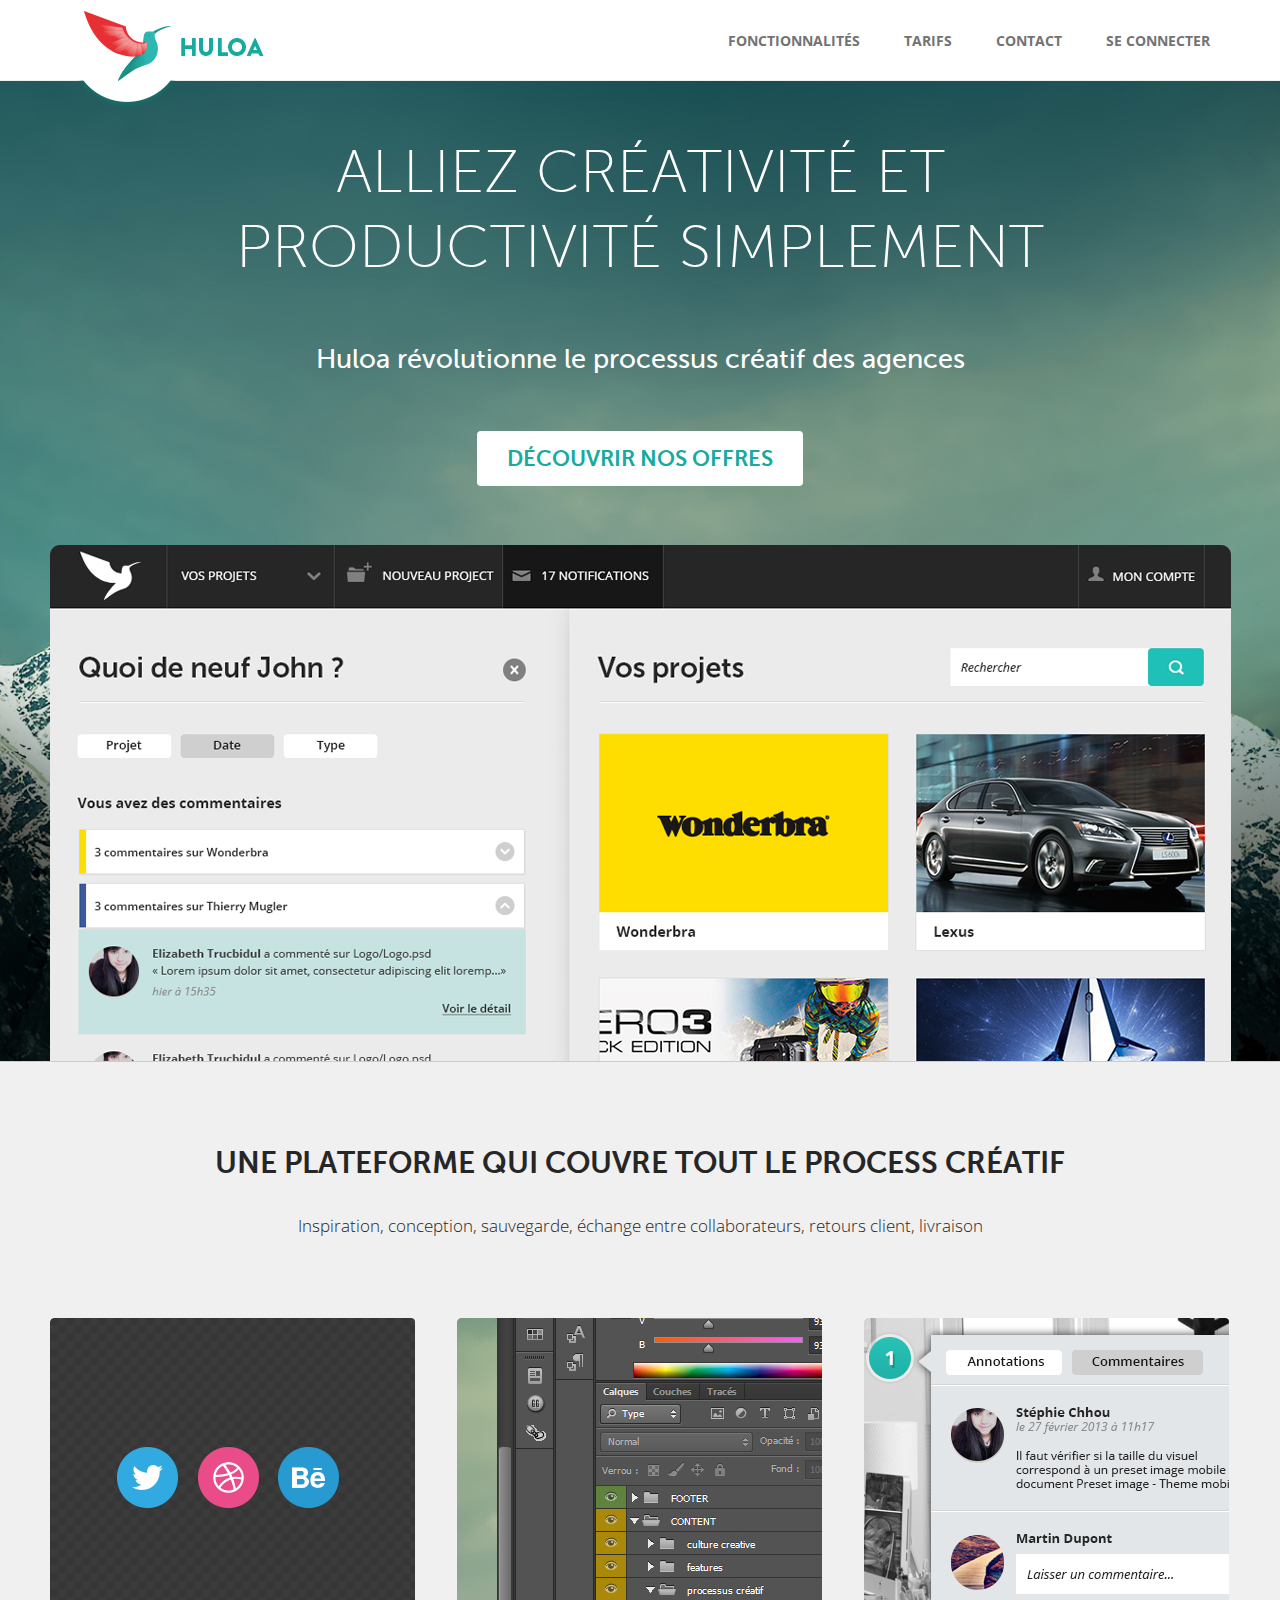
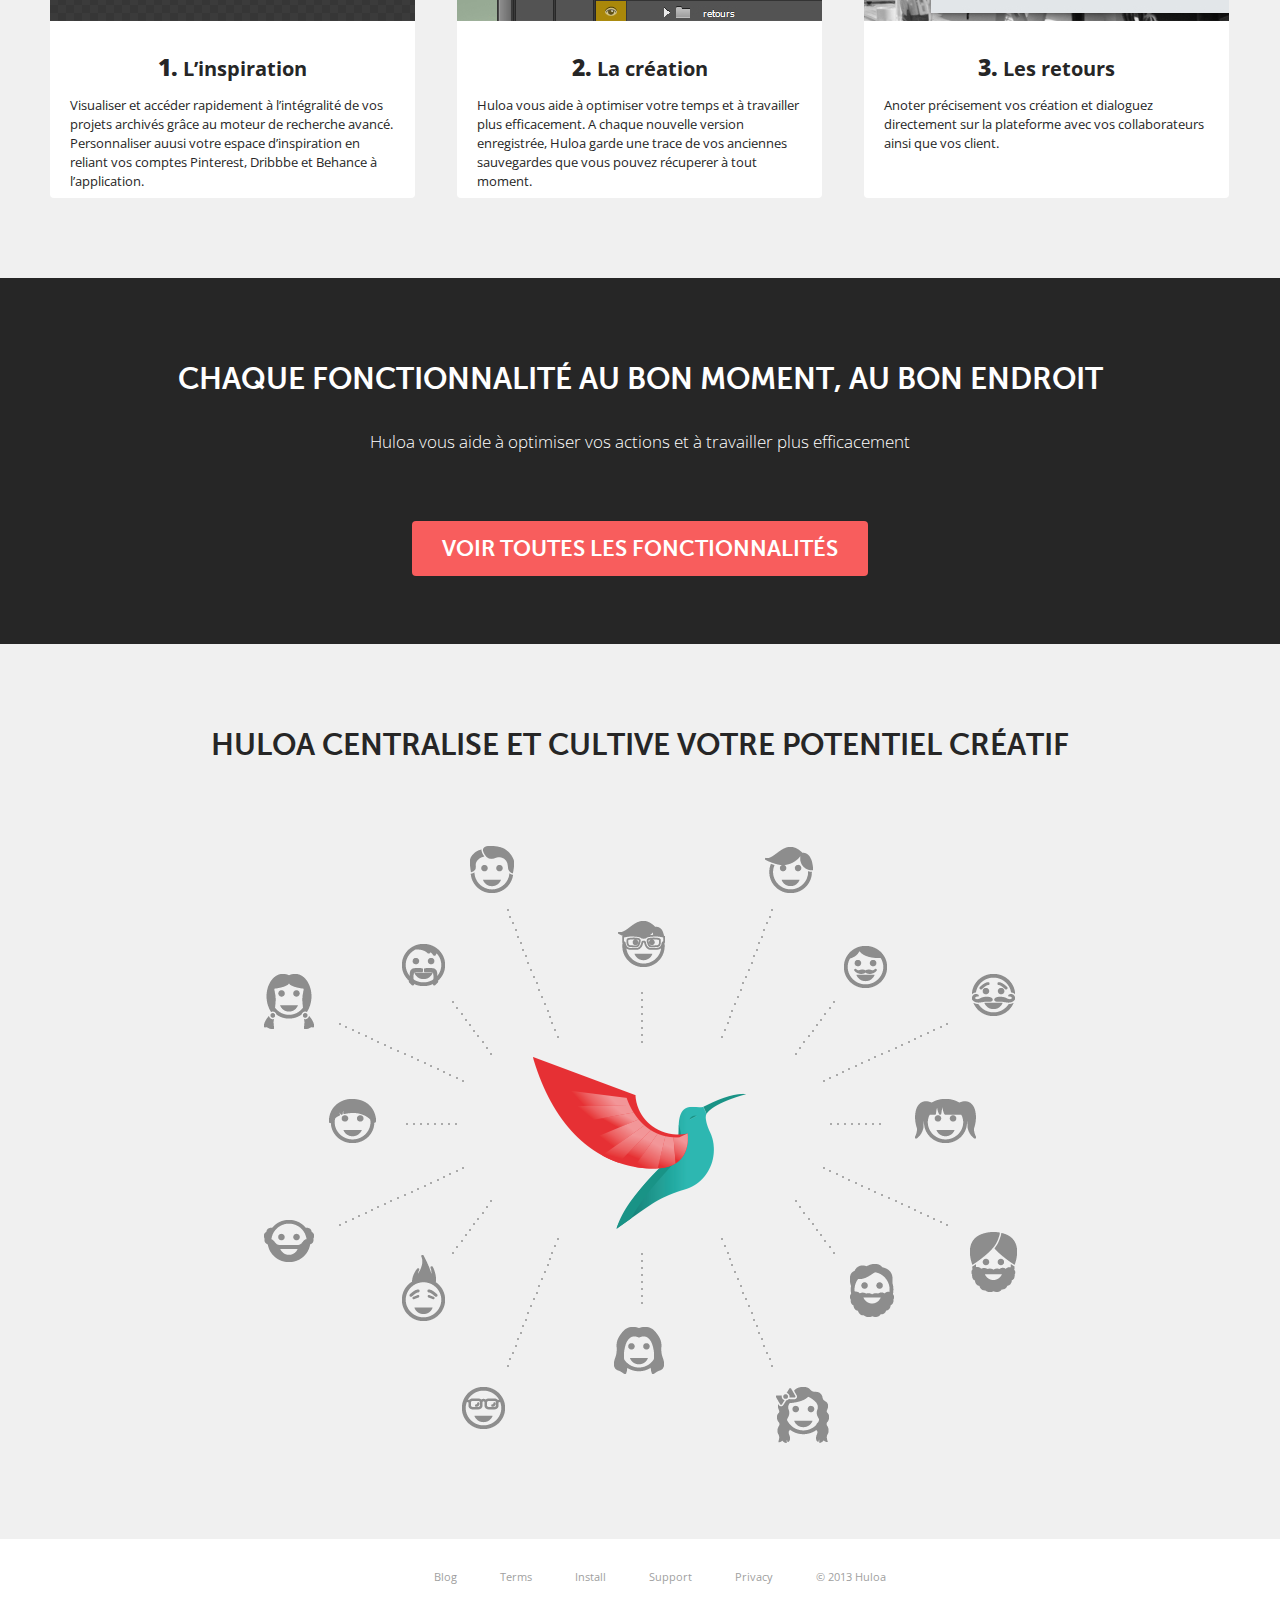
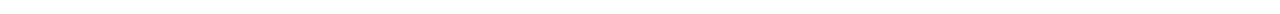
<file: index.html>
<!DOCTYPE html>
<!--[if lt IE 7]>      <html class="no-js lt-ie9 lt-ie8 lt-ie7"> <![endif]-->
<!--[if IE 7]>         <html class="no-js lt-ie9 lt-ie8"> <![endif]-->
<!--[if IE 8]>         <html class="no-js lt-ie9"> <![endif]-->
<!--[if gt IE 8]><!--> <html class="no-js"> <!--<![endif]-->
    <head>
        <meta charset="utf-8">
        <meta http-equiv="X-UA-Compatible" content="IE=edge,chrome=1">
        <title></title>
        <meta name="description" content="">

        <meta name="viewport" content="width=device-width, initial-scale=1.0, user-scalable=0, minimum-scale=1.0, maximum-scale=1.0">

        <link rel="stylesheet" href="css/main.css">

        <link href='http://fonts.googleapis.com/css?family=Open+Sans:300,400,600' rel='stylesheet' type='text/css'>

        <!--[if lt IE 9]>
            <script src="//html5shiv.googlecode.com/svn/trunk/html5.js"></script>
            <script>window.html5 || document.write('<script src="js/vendor/html5shiv.js"><\/script>')</script>
        <![endif]-->
    </head>
    <body>
    
    <script>
      (function(i,s,o,g,r,a,m){i['GoogleAnalyticsObject']=r;i[r]=i[r]||function(){
      (i[r].q=i[r].q||[]).push(arguments)},i[r].l=1*new Date();a=s.createElement(o),
      m=s.getElementsByTagName(o)[0];a.async=1;a.src=g;m.parentNode.insertBefore(a,m)
      })(window,document,'script','//www.google-analytics.com/analytics.js','ga');
    
      ga('create', 'UA-6498833-26', 'thibaut-b.github.io');
      ga('send', 'pageview');
    
    </script>
    
        <!--[if lt IE 7]>
            <p class="chromeframe">You are using an <strong>outdated</strong> browser. Please <a href="http://browsehappy.com/">upgrade your browser</a> or <a href="http://www.google.com/chromeframe/?redirect=true">activate Google Chrome Frame</a> to improve your experience.</p>
        <![endif]-->


        <header>
          <div class="center">
            <nav class="float--right">
              <ul class="nav--inline">
                <li><a href="fonctionnalites.html">Fonctionnalités</a></li>
                <li><a href="tarifs.html">Tarifs</a></li>
                <li><a href="http://thibaut-baillet.com" target="_blank">Contact</a></li>
                <li><a href="#">Se connecter</a></li>
              </ul>
            </nav>

            <a href="index.html" class="logo"><img src="img/logo_header.png" alt="" /></a>
          </div>
        </header>

        <section id="push-home">
          <hgroup>
            <h1>Alliez créativité et<br>productivité simplement</h1>
            <h2>Huloa révolutionne le processus créatif des agences</h2>
          </hgroup>
          <p><a href="tarifs.html" class="btn btn--white " >Découvrir nos offres</a></p>

          <img src="img/screenshot.png" alt="" />
        </section>

        <section>
          <div class="center">
            <hgroup class="head">
              <h2>Une plateforme qui couvre tout le process créatif</h2>
              <h3>Inspiration, conception, sauvegarde, échange entre collaborateurs, retours client, livraison</h3>
            </hgroup>

            <section class="g g3 clearfix">
              <figure class="figure">
                <img src="img/step1.jpg" alt="" />
                <figcaption><strong>1.</strong>  L’inspiration</figcaption>
                <p>Visualiser et accéder rapidement à l’intégralité de vos projets archivés grâce au moteur de recherche avancé. Personnaliser auusi votre espace d’inspiration en reliant vos comptes Pinterest, Dribbbe et Behance à l’application.</p>
              </figure>
              <figure class="figure">
                <img src="img/step2.jpg" alt="" />
                <figcaption><strong>2.</strong>  La création</figcaption>
                <p>Huloa vous aide à optimiser votre temps et à travailler plus efficacement. A chaque nouvelle version enregistrée, Huloa garde une trace de vos anciennes sauvegardes que vous pouvez récuperer à tout moment.</p>
              </figure>
              <figure class="figure">
                <img src="img/step3.jpg" alt="" />
                <figcaption><strong>3.</strong>  Les retours</figcaption>
                <p>Anoter précisement vos création et dialoguez directement sur la plateforme avec vos collaborateurs ainsi que vos client.</p>
              </figure>
            </section>
          </div>
        </section>


        <section class="bg-dark">
          <div class="center">
            <hgroup class="head">
              <h2>Chaque fonctionnalité au bon moment, au bon endroit</h2>
              <h3>Huloa vous aide à optimiser vos actions et à travailler plus efficacement</h3>
            </hgroup>

            <a href="fonctionnalites.html" class="btn btn--red clear">Voir toutes les fonctionnalités</a>
          </div>
        </section>

        <section>
          <div class="center">
            <hgroup class="head">
              <h2 style="margin-bottom: 80px;">Huloa centralise et cultive votre potentiel créatif</h2>
            </hgroup>
            <p><img src="img/central.png" alt="" /></p>
          </div>
        </section>

        <footer>
          <nav>
            <ul class="nav--inline">
              <li><a href="#">Blog</a></li>
              <li><a href="#">Terms</a></li>
              <li><a href="#">Install</a></li>
              <li><a href="#">Support</a></li>
              <li><a href="#">Privacy</a></li>
              <li><a href="#">© 2013 Huloa</a></li>
            </ul>
          </nav>
        </footer>


        <script src="//ajax.googleapis.com/ajax/libs/jquery/1.9.1/jquery.min.js"></script>
        <script>window.jQuery || document.write('<script src="js/vendor/jquery-1.9.1.min.js"><\/script>')</script>

        <script src="js/plugins.js"></script>
        <script src="js/main.js"></script>

    </body>
</html>
</file>
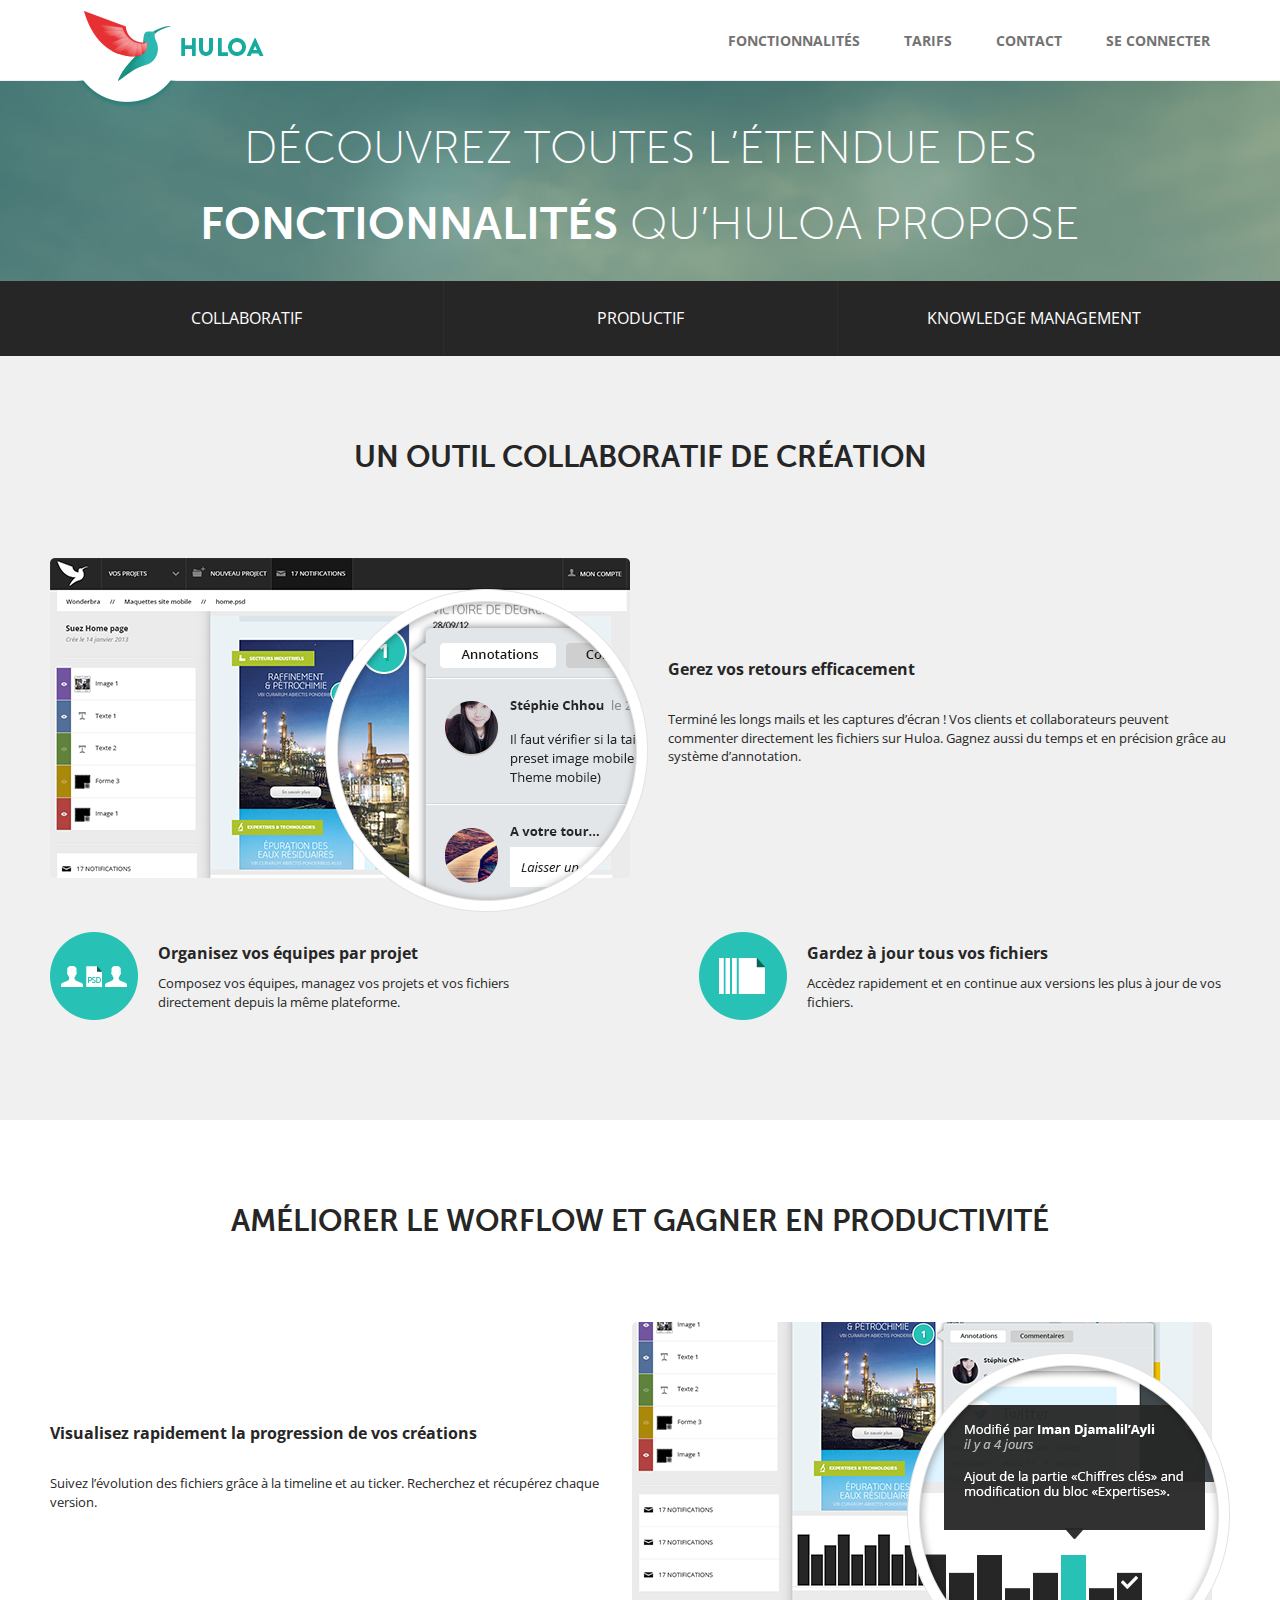
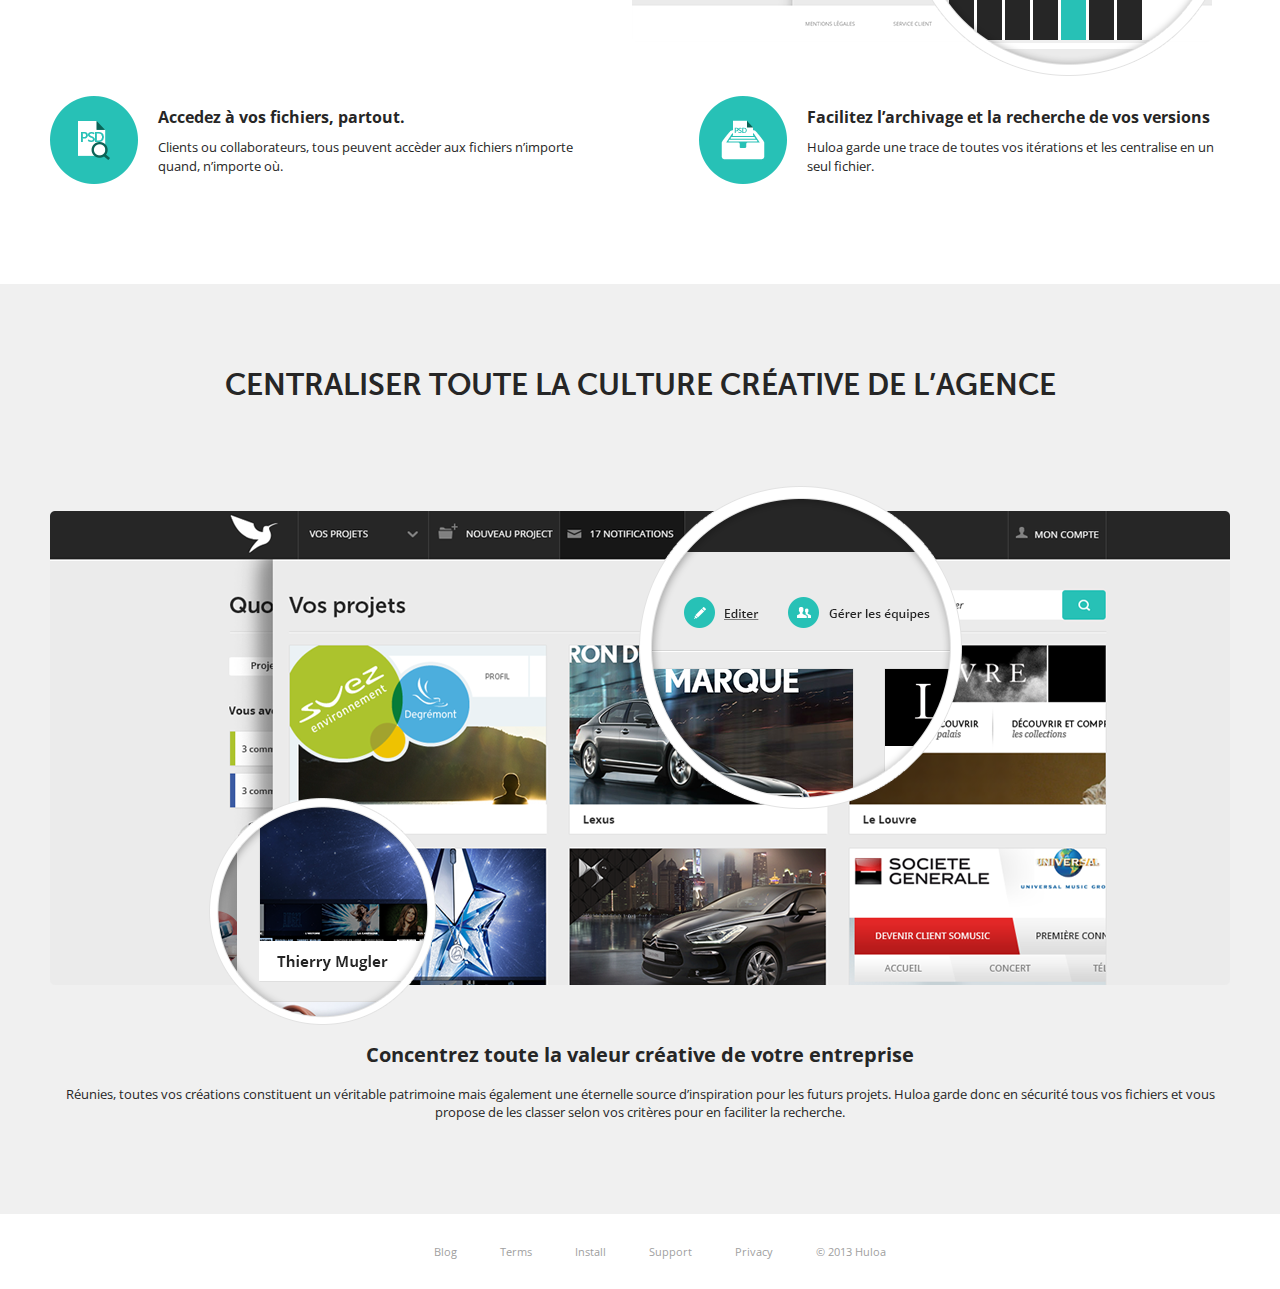
<file: fonctionnalites.html>
<!DOCTYPE html>
<!--[if lt IE 7]>      <html class="no-js lt-ie9 lt-ie8 lt-ie7"> <![endif]-->
<!--[if IE 7]>         <html class="no-js lt-ie9 lt-ie8"> <![endif]-->
<!--[if IE 8]>         <html class="no-js lt-ie9"> <![endif]-->
<!--[if gt IE 8]><!--> <html class="no-js"> <!--<![endif]-->
    <head>
        <meta charset="utf-8">
        <meta http-equiv="X-UA-Compatible" content="IE=edge,chrome=1">
        <title></title>
        <meta name="description" content="">
        <meta name="viewport" content="width=device-width">

        <link rel="stylesheet" href="css/main.css">

        <link href='http://fonts.googleapis.com/css?family=Open+Sans:300,400,600' rel='stylesheet' type='text/css'>

        <!--[if lt IE 9]>
            <script src="//html5shiv.googlecode.com/svn/trunk/html5.js"></script>
            <script>window.html5 || document.write('<script src="js/vendor/html5shiv.js"><\/script>')</script>
        <![endif]-->
    </head>
    <body>
    
    <script>
      (function(i,s,o,g,r,a,m){i['GoogleAnalyticsObject']=r;i[r]=i[r]||function(){
      (i[r].q=i[r].q||[]).push(arguments)},i[r].l=1*new Date();a=s.createElement(o),
      m=s.getElementsByTagName(o)[0];a.async=1;a.src=g;m.parentNode.insertBefore(a,m)
      })(window,document,'script','//www.google-analytics.com/analytics.js','ga');
    
      ga('create', 'UA-6498833-26', 'thibaut-b.github.io');
      ga('send', 'pageview');
    
    </script>
    
        <!--[if lt IE 7]>
            <p class="chromeframe">You are using an <strong>outdated</strong> browser. Please <a href="http://browsehappy.com/">upgrade your browser</a> or <a href="http://www.google.com/chromeframe/?redirect=true">activate Google Chrome Frame</a> to improve your experience.</p>
        <![endif]-->


        <header>
          <div class="center">
            <nav class="float--right">
              <ul class="nav--inline">
                <li><a href="fonctionnalites.html">Fonctionnalités</a></li>
                <li><a href="tarifs.html">Tarifs</a></li>
                <li><a href="http://thibaut-baillet.com" target="_blank">Contact</a></li>
                <li><a href="#">Se connecter</a></li>
              </ul>
            </nav>

            <a href="index.html" class="logo"><img src="img/logo_header.png" alt="" /></a>
          </div>
        </header>

        <section class="push-page">
            <h1>Découvrez toutes l’étendue des<br><strong>fonctionnalités</strong> qu’Huloa propose</h1>
        </section>

        <section class="bg-dark">
            <nav class="nav--tab">
                <a href="#collaboratif">Collaboratif</a>
                <a href="#productif">Productif</a>
                <a href="#knowledge">Knowledge management</a>
            </nav>
        </section>

        <section id="collaboratif">
          <div class="center">
              <hgroup class="head">
                <h2 style="margin-bottom: 80px;">Un outil collaboratif de création</h2>
              </hgroup>

              <article class="clearfix feature">
                  <img src="img/collaboration.png" class="float--left" alt="" />
                  <p class="feature-push"><strong>Gerez vos retours efficacement</strong></p>
                  <p>Terminé les longs mails et les captures d’écran ! Vos clients et collaborateurs peuvent commenter directement les fichiers sur Huloa. Gagnez aussi du temps et en précision grâce au système d’annotation.</p>
              </article>

              <section class="clearfix col2 feature">

                  <article>
                      <img src="img/team.png" alt="" class="float--left" />
                      <p><strong>Organisez vos équipes par projet</strong></p>
                      <p>Composez vos équipes, managez vos projets et vos fichiers directement depuis la même plateforme.</p>
                  </article>

                  <article>
                      <img src="img/update.png" alt="" class="float--left" />
                      <p><strong>Gardez à jour tous vos fichiers</strong></p>
                      <p>Accèdez rapidement et en continue aux versions les plus à jour de vos fichiers.</p>
                  </article>

              </section>

          </div>
        </section>

        <section id="productif" class="bg-white">
          <div class="center">
              <hgroup class="head">
                <h2 style="margin-bottom: 80px;">Améliorer le worflow et gagner en productivité</h2>
              </hgroup>

              <article class="clearfix feature">
                  <img src="img/productivite.png" class="float--right" alt="" />
                  <p class="feature-push"><strong>Visualisez rapidement la progression de vos créations
                  </strong></p>
                  <p>Suivez l’évolution des fichiers grâce à la timeline et au ticker. Recherchez et récupérez chaque version.</p>
              </article>

              <section class="clearfix col2 feature">

                  <article>
                      <img src="img/psd.png" alt="" class="float--left" />
                      <p><strong>Accedez à vos fichiers, partout.</strong></p>
                      <p>Clients ou collaborateurs, tous peuvent accèder aux fichiers n’importe quand, n’importe où. </p>
                  </article>

                  <article>
                      <img src="img/archive.png" alt="" class="float--left" />
                      <p><strong>Facilitez l’archivage et la recherche de vos versions</strong></p>
                      <p>Huloa garde une trace de toutes vos itérations et les centralise en un seul fichier.</p>
                  </article>

              </section>


          </div>
        </section>

        <section id="knowledge">
          <div class="center">
              <hgroup class="head">
                <h2 style="margin-bottom: 80px;">Centraliser toute la culture créative de l’agence</h2>
              </hgroup>

              <p>
                  <img src="img/cuture.png" alt="" />
              </p>
              <p>
                  <strong style="font-size: 20px;">Concentrez toute la valeur créative de votre entreprise</strong></p>

               <p style="font-size: 13px;">   Réunies, toutes vos créations constituent un véritable patrimoine mais également une éternelle source d’inspiration pour les futurs projets. Huloa garde donc en sécurité tous vos fichiers et vous propose de les classer selon vos critères pour en faciliter la recherche.
              </p>

          </div>
        </section>





        <footer>
          <nav>
            <ul class="nav--inline">
              <li><a href="#">Blog</a></li>
              <li><a href="#">Terms</a></li>
              <li><a href="#">Install</a></li>
              <li><a href="#">Support</a></li>
              <li><a href="#">Privacy</a></li>
              <li><a href="#">© 2013 Huloa</a></li>
            </ul>
          </nav>
        </footer>


        <script src="//ajax.googleapis.com/ajax/libs/jquery/1.9.1/jquery.min.js"></script>
        <script>window.jQuery || document.write('<script src="js/vendor/jquery-1.9.1.min.js"><\/script>')</script>

        <script src="js/plugins.js"></script>
        <script src="js/main.js"></script>

    </body>
</html>
</file>
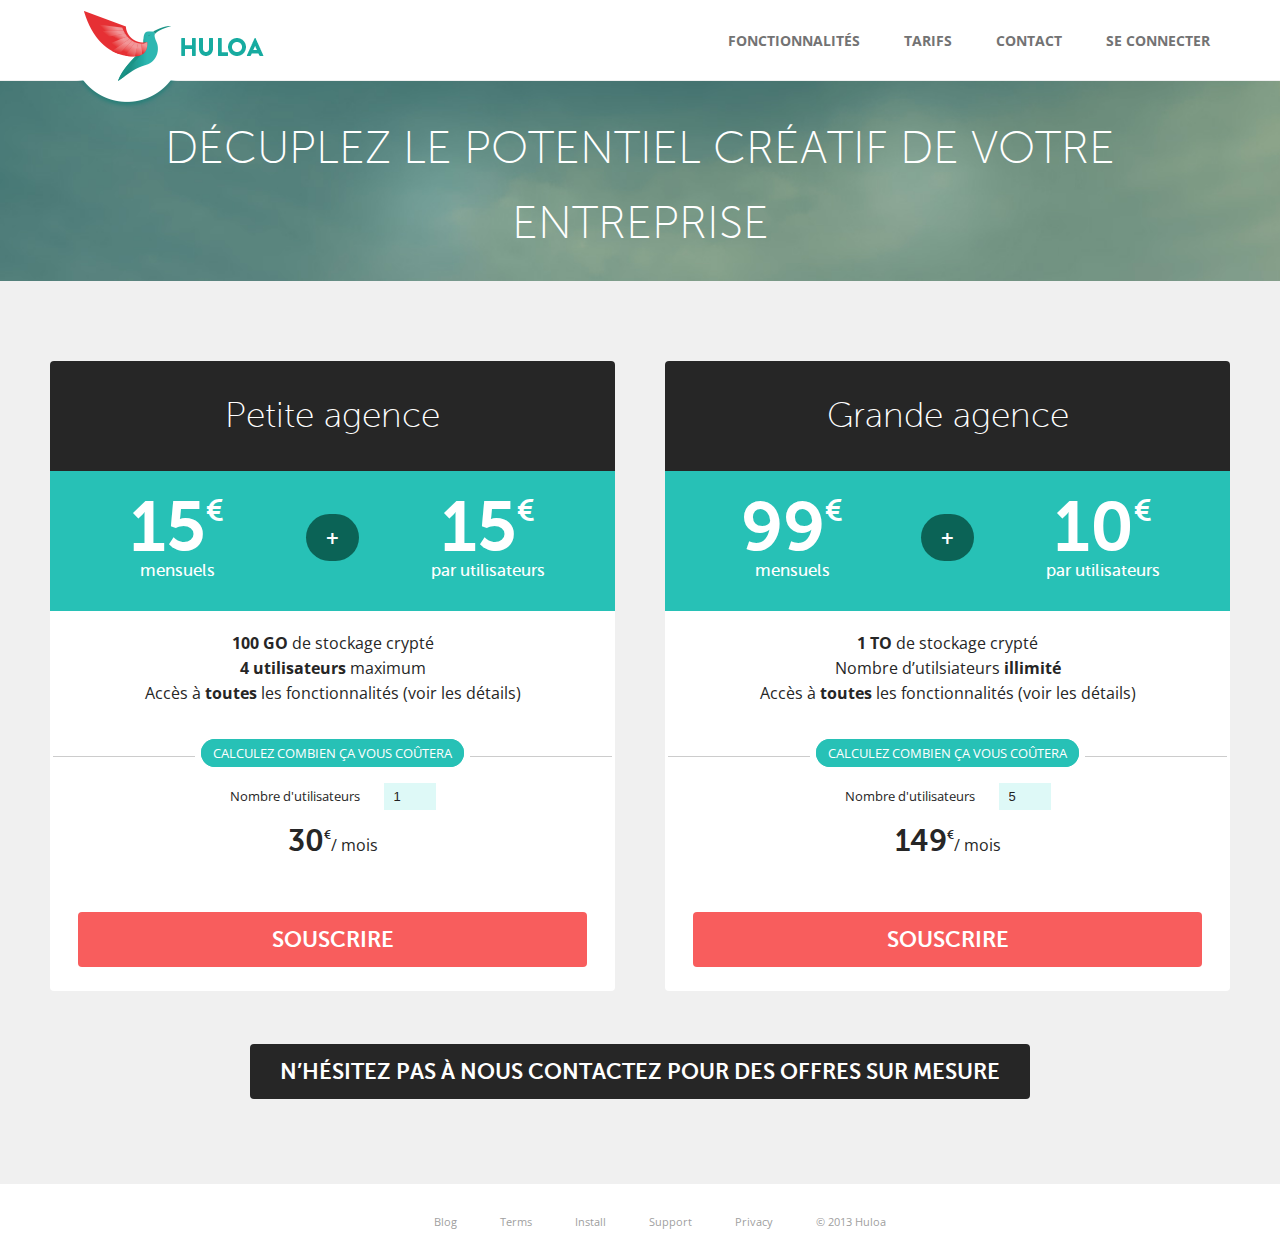
<file: tarifs.html>
<!DOCTYPE html>
<!--[if lt IE 7]>      <html class="no-js lt-ie9 lt-ie8 lt-ie7"> <![endif]-->
<!--[if IE 7]>         <html class="no-js lt-ie9 lt-ie8"> <![endif]-->
<!--[if IE 8]>         <html class="no-js lt-ie9"> <![endif]-->
<!--[if gt IE 8]><!--> <html class="no-js"> <!--<![endif]-->
    <head>
        <meta charset="utf-8">
        <meta http-equiv="X-UA-Compatible" content="IE=edge,chrome=1">
        <title></title>
        <meta name="description" content="">
        <meta name="viewport" content="width=device-width">

        <link rel="stylesheet" href="css/main.css">

        <link href='http://fonts.googleapis.com/css?family=Open+Sans:300,400,600' rel='stylesheet' type='text/css'>

        <!--[if lt IE 9]>
            <script src="//html5shiv.googlecode.com/svn/trunk/html5.js"></script>
            <script>window.html5 || document.write('<script src="js/vendor/html5shiv.js"><\/script>')</script>
        <![endif]-->
    </head>
    <body>
    
    <script>
      (function(i,s,o,g,r,a,m){i['GoogleAnalyticsObject']=r;i[r]=i[r]||function(){
      (i[r].q=i[r].q||[]).push(arguments)},i[r].l=1*new Date();a=s.createElement(o),
      m=s.getElementsByTagName(o)[0];a.async=1;a.src=g;m.parentNode.insertBefore(a,m)
      })(window,document,'script','//www.google-analytics.com/analytics.js','ga');
    
      ga('create', 'UA-6498833-26', 'thibaut-b.github.io');
      ga('send', 'pageview');
    
    </script>
    
        <!--[if lt IE 7]>
            <p class="chromeframe">You are using an <strong>outdated</strong> browser. Please <a href="http://browsehappy.com/">upgrade your browser</a> or <a href="http://www.google.com/chromeframe/?redirect=true">activate Google Chrome Frame</a> to improve your experience.</p>
        <![endif]-->


        <header>
          <div class="center">
            <nav class="float--right">
              <ul class="nav--inline">
                <li><a href="fonctionnalites.html">Fonctionnalités</a></li>
                <li><a href="tarifs.html">Tarifs</a></li>
                <li><a href="http://thibaut-baillet.com" target="_blank">Contact</a></li>
                <li><a href="#">Se connecter</a></li>
              </ul>
            </nav>

            <a href="index.html" class="logo"><img src="img/logo_header.png" alt="" /></a>
          </div>
        </header>

        <section class="push-page">
            <h1>Décuplez le potentiel créatif de votre<br>entreprise</h1>
        </section>

        <section>
          <div class="center">

            <section class="g g2 clearfix">
                <section class="pricing">
                    <p class="type">Petite agence</p>
                    <div class="price">
                        <p>15<sup>€</sup><br><span>mensuels</span></p>
                        <p class="plus"><span>+</span></p>
                        <p>15<sup>€</sup><br><span>par utilisateurs</span></p>
                    </div>
                    <p class="details">
                        <strong>100 GO</strong> de stockage crypté<br>
                        <strong>4 utilisateurs</strong> maximum<br>
                        Accès à <strong>toutes</strong> les fonctionnalités (voir les détails)
                    </p>
                    <p ><span class="sep">Calculez combien ça vous coûtera</span></p>
                    <form method="post" action="">
                        <p>
                        <label for="nbuser">Nombre d'utilisateurs</label>
                        <input type="text" data-price="15" data-priceuser="15" data-total="totalSmall" id="nbuser" name="nbuser" value="1" />
                        </p>

                        <p class="total"><strong id="totalSmall">30</strong><sup>€</sup>/ mois</p>

                        <input type="submit" class="btn btn--red" name="" value="Souscrire" />
                    </form>
                </section>
                 <section class="pricing">
                     <p class="type">Grande agence</p>
                     <div class="price">
                         <p>99<sup>€</sup><br><span>mensuels</span></p>
                         <p class="plus"><span>+</span></p>
                         <p>10<sup>€</sup><br><span>par utilisateurs</span></p>
                     </div>
                     <p class="details">
                         <strong>1 TO</strong> de stockage crypté<br>
                         Nombre d’utilsiateurs <strong>illimité</strong><br>
                         Accès à <strong>toutes</strong> les fonctionnalités (voir les détails)
                     </p>
                    <p ><span class="sep">Calculez combien ça vous coûtera</span></p>
                     <form method="post" action="">
                         <p>
                         <label for="nbuser">Nombre d'utilisateurs</label>
                         <input type="text" data-price="99" data-priceuser="10" data-total="totalBig" id="nbuser" name="nbuser" value="5" />
                         </p>

                         <p class="total"><strong id="totalBig">149</strong><sup>€</sup>/ mois</p>

                         <input type="submit" class="btn btn--red" name="" value="Souscrire" />
                     </form>
                 </section>
            </section>

            <p><a href="#" class="btn btn--black clear">N’hésitez pas à nous contactez pour des offres sur mesure</a></p>

          </div>
        </section>





        <footer>
          <nav>
            <ul class="nav--inline">
              <li><a href="#">Blog</a></li>
              <li><a href="#">Terms</a></li>
              <li><a href="#">Install</a></li>
              <li><a href="#">Support</a></li>
              <li><a href="#">Privacy</a></li>
              <li><a href="#">© 2013 Huloa</a></li>
            </ul>
          </nav>
        </footer>


        <script src="//ajax.googleapis.com/ajax/libs/jquery/1.9.1/jquery.min.js"></script>
        <script>window.jQuery || document.write('<script src="js/vendor/jquery-1.9.1.min.js"><\/script>')</script>

        <script src="js/plugins.js"></script>
        <script src="js/main.js"></script>
    </body>
</html>
</file>
<file: css/main.css>
/*! normalize.css v1.1.0 | MIT License | git.io/normalize */
article,aside,details,figcaption,figure,footer,header,hgroup,main,nav,section,summary{display:block}audio,canvas,video{display:inline-block;*display:inline;*zoom:1}audio:not([controls]){display:none;height:0}[hidden]{display:none}html{font-size:100%;-webkit-text-size-adjust:100%;-ms-text-size-adjust:100%}html,button,input,select,textarea{font-family:sans-serif}body{margin:0}a:focus{outline:thin dotted}a:active,a:hover{outline:0}h1{font-size:2em;margin:.67em 0}h2{font-size:1.5em;margin:.83em 0}h3{font-size:1.17em;margin:1em 0}h4{font-size:1em;margin:1.33em 0}h5{font-size:.83em;margin:1.67em 0}h6{font-size:.67em;margin:2.33em 0}abbr[title]{border-bottom:1px dotted}b,strong{font-weight:bold}blockquote{margin:1em 40px}dfn{font-style:italic}hr{-moz-box-sizing:content-box;box-sizing:content-box;height:0}mark{background:#ff0;color:#000}p,pre{margin:1em 0}code,kbd,pre,samp{font-family:monospace,serif;_font-family:'courier new',monospace;font-size:1em}pre{white-space:pre;white-space:pre-wrap;word-wrap:break-word}q{quotes:none}q:before,q:after{content:'';content:none}small{font-size:80%}sub,sup{font-size:75%;line-height:0;position:relative;vertical-align:baseline}sup{top:-0.5em}sub{bottom:-0.25em}dl,menu,ol,ul{margin:1em 0}dd{margin:0 0 0 40px}menu,ol,ul{padding:0 0 0 40px}nav ul,nav ol{list-style:none;list-style-image:none}img{border:0;-ms-interpolation-mode:bicubic}svg:not(:root){overflow:hidden}figure{margin:0}form{margin:0}fieldset{border:1px solid #c0c0c0;margin:0 2px;padding:.35em .625em .75em}legend{border:0;padding:0;white-space:normal;*margin-left:-7px}button,input,select,textarea{font-size:100%;margin:0;vertical-align:baseline;*vertical-align:middle}button,input{line-height:normal}button,select{text-transform:none}button,html input[type="button"],input[type="reset"],input[type="submit"]{-webkit-appearance:button;cursor:pointer;*overflow:visible}button[disabled],html input[disabled]{cursor:default}input[type="checkbox"],input[type="radio"]{box-sizing:border-box;padding:0;*height:13px;*width:13px}input[type="search"]{-webkit-appearance:textfield;-moz-box-sizing:content-box;-webkit-box-sizing:content-box;box-sizing:content-box}input[type="search"]::-webkit-search-cancel-button,input[type="search"]::-webkit-search-decoration{-webkit-appearance:none}button::-moz-focus-inner,input::-moz-focus-inner{border:0;padding:0}textarea{overflow:auto;vertical-align:top}table{border-collapse:collapse;border-spacing:0}

/* ==========================================================================
   HTML5 Boilerplate styles - h5bp.com (generated via initializr.com)
   ========================================================================== */

html,
button,
input,
select,
textarea {
    color: #222;
}

body {
    font-size: 1em;
    line-height: 1.4;
    
}

::-moz-selection {
    background: #b3d4fc;
    text-shadow: none;
}

::selection {
    background: #b3d4fc;
    text-shadow: none;
}

hr {
    display: block;
    height: 1px;
    border: 0;
    border-top: 1px solid #ccc;
    margin: 1em 0;
    padding: 0;
}

img {
    vertical-align: middle;
}

fieldset {
    border: 0;
    margin: 0;
    padding: 0;
}

textarea {
    resize: vertical;
}

.chromeframe {
    margin: 0.2em 0;
    background: #ccc;
    color: #000;
    padding: 0.2em 0;
}

a, a:hover, a:visited{
  text-decoration: none;                                    
}
h1,h2,h3,h4,h5,h6{
  margin: 0;
  font-weight: lighter;
}

/* ==========================================================================
   Author's custom styles
   ========================================================================== */
html{
    width: 100%;
}
body{
  background-color: #f0f0f0;
  color: #262626;
  font-family: 'Open Sans';
  -webkit-font-smoothing: antialiased;
  font-smoothing: antialiased;
}
body > section{
    width: 100%;
}

h1{
  font-size: 60px;
  text-transform: uppercase;
  margin: 55px 0;
  font-family: "Museo_Sans";
  font-weight: 100;			
  line-height: 75px;	
}

.center{
  width: 1180px;
  margin: 0 auto;
  text-align: center;
  position: relative;
}
.bg-dark{
  background-color: #262626;
  color: #FFF;
}
.bg-white{
    background-color: #FFF;
}

.float--right{
  float: right;
}
.float--left{
  float: left;
}

.text--left{
    text-align: left;
}

.clear{ clear: both; }

.nav--inline{ margin: 0; }
.nav--inline li{ display: inline-block; }
.nav--inline li a{ display: block; padding: 0 20px; }

.nav--tab{
    width: 1180px;
    margin: 0 auto;
    display: table;
}
.nav--tab a{
    width: 33%;
    display: table-cell;
    text-align: center;
    line-height: 75px;
    color: #FFF;
    border-left: 1px dotted #333;
    text-transform: uppercase;
}
.nav--tab a:hover{
    background-color: #171717;
}
.nav--tab a:first-child {
    border: none;
}

/*BTN*/
.btn{
  padding: 15px 30px;
  font-size: 22px;
  text-transform: uppercase;
  border-radius: 4px;
  border: none;
  font-family: "Museo_Sans";
  font-weight: 700;						
}
.btn--white{
  background-color: #FFF;
  color: #17aa9f;
}
.btn--white:hover{
  color: #0c837b;	
}
.btn--red{
  background-color: #f85d5d;
  color: #FFF;
}
.btn--red:hover{
  color: #ffdbdb;
}
.btn--black{
  background-color: #262626;
  color: #FFF;
}
.btn--black:hover{
    color: #D9D9D9;
}

/*TITLE*/
.head h2{ font-size: 30px; margin-bottom: 30px; font-family: "Museo_Sans";	font-weight: 700; text-transform: uppercase;	 }
.head h3{ font-size: 17px; margin-bottom: 80px; }


/*FIGURE*/
.figure{
  width: 365px;
  height: 480px;
  overflow: hidden;
  float: left;
  background-color: #FFF;
  border-radius: 4px;
  margin-left: 42px;
}
.g > .figure:first-child{
  margin: 0;
}
.figure img{
  margin-bottom: 30px;
}
.figure figcaption{
  font-size: 20px;
  font-weight: bold;
}
.figure p{
  font-size: 13px;
  line-height: 19px;
  text-align: left;
  padding: 0 20px;
}
.figure figcaption strong {
font-size: 23px;
font-weight: 900;
}

/*PUSH PRINCING*/
.pricing{
    width: 565px;
    height: 630px;
    overflow: hidden;
    background-color: #FFF;
    border-radius: 4px;
    float: left;
    margin-bottom: 50px;
}
.pricing:first-child{
    margin-right: 50px;
}
.pricing p{
    margin: 0 0 10px;
}
.pricing .type{
    background-color: #262626;
    color: #FFF;
    margin: 0;
    font-size: 35px;
    line-height: 110px;
    font-family: "Museo_Sans";	
    font-weight: 100;	
}
.pricing .price{
    background-color: #27c1b6;
    color: #FFF;
    height: 140px;
    font-size: 70px;
    margin-bottom: 20px;
    font-weight: 700;
    font-family: "Museo_Sans";
}
.pricing .price p{
    float: left;
    width: 25%;    
    padding: 45px 10% 0;
    line-height: 24px;
    font-weight: 700;
}
.pricing .price .plus{
    font-size: 17px;
    width: 10%;
    padding: 55px 0 0;
}
.pricing .price .plus span{
    font-size: 20px;
    font-weight: bold;
    background-color:#0b6356 ;
    color: #FFF;
    padding: 12Px 20px;
    border-radius: 190px;
}
.pricing .price span{
    font-size: 17px;
    font-weight: normal;
}
.pricing .price sup{ font-size: 30px; top: -1em; }

.pricing .details{
    line-height: 25px;
    margin-bottom: 35px;
}
.pricing .sep{
    border: 2px solid #27c1b6;
    color: #FFF;
    border-radius: 15px;
    padding: 3px 10px;
    position: relative;
    background-color: #27c1b6;	    
    text-transform: uppercase;    
    font-size: 13px;
}
.pricing .sep:before{
    content: '';
    display: inline-block;
    width: 142px;
    height: 1px;
    background: #cccccc;
    position: absolute;
    top: 15px;
    left: -150px;
}
.pricing .sep:after{
    content: '';
    display: inline-block;
    width: 142px;
    height: 1px;
    background: #cccccc;
    position: absolute;
    top: 15px;
    right: -150px;
}

.pricing form{ margin-top: 20px;  }
.pricing label{
    font-size: 13px;
    margin-right: 20px;
}
.pricing input[type="text"]{
   background-color: #def9f7;	   
   font-size: 13px;						
   height: 25px;	
   width: 40px;
   line-height: 25px;
   padding-left: 10px;
   border: none;
}
.pricing .total{
    margin-bottom: 50px;
}
.pricing .total strong{
    font-size: 30px;
    font-family: "Museo_Sans";
}
.pricing .total sup{ font-weight: bold; top: -1em; font-family: "Museo_Sans"; }

.pricing .btn{
    width: 90%;
    margin: 0 5%;
}

.feature{
    text-align: left;
}
.feature img{  margin-right: 20px; margin-bottom: 20px; 
     -webkit-animation: 'fade-right' 0.7s ease-in-out 0;
     -moz-animation: 'fade-right' 0.7s ease-in-out 0;
     animation: 'fade-right' 0.7s ease-in-out 0;
     position: relative;
 }
.feature img.float--right{ margin: 0 0 20px 20px;}
.feature p{  margin: 10px 0 0;}
.feature p.feature-push{
    margin-top: 100px;
    margin-bottom: 30px;
}
.feature p + p{ font-size: 13px;    
}

.col2 article{
    width: 45%;
    float: left;
}
.col2 article:first-child{
    margin-right: 10%;
}

header{
  background-color: #ffffff;
  height: 80px;
  width: 100%;
  line-height: 80px;
  text-transform: uppercase;
}
header a{
  color: #737373;
  font-size: 14px;
    font-weight: bold;
}
header .logo{
  position: absolute;
  top: 0;
  left: 0;
}
footer{
  text-align: center;
  height: 75px;
  width: 100%;
  line-height: 75px;
  font-size: 11px;
  background-color: #FFF;
}
footer a{
  color: #9f9f9f;
}

section > .center{
  padding: 80px 0;
}


#push-home{
  color: #FFF;
  text-align: center;
  height: 980px;
  width: 100%;
  overflow: hidden;
  background: url('../img/bg.jpg') no-repeat center center;
  background-size: cover;
  border-bottom: 1px solid #cccccc;	
}
#push-home h2{
  font-size: 27px;
  margin-bottom: 65px;
  font-family: "Museo_Sans";
  font-weight: 500;
}
#push-home hgroup{ 
    -webkit-animation: 'fade-bottom' 0.7s ease-in-out 0;
    -moz-animation: 'fade-bottom' 0.7s ease-in-out 0;
    animation: 'fade-bottom' 0.7s ease-in-out 0;
    position: relative;
}
#push-home p{
  margin-bottom: 70px;
  -webkit-animation: 'fade' 1.4s ease-in-out ;
  -moz-animation: 'fade' 1.4s ease-in-out ;
  animation: 'fade' 1.4s ease-in-out ;
}

#push-home img{
    -webkit-animation: 'fade-top' 0.7s ease-in-out 0;
    -moz-animation: 'fade-top' 0.7s ease-in-out 0;
    animation: 'fade-top' 0.7s ease-in-out 0;
    position: relative;
}

.push-page{
    text-align: center;
    color: #FFF;
    height: 200px;
    width: 100%;
    overflow: hidden;
    background: url('../img/bg-small.jpg') no-repeat center center;
    background-size: cover;
}
.push-page h1{
    font-size: 45px;
    margin: 30px 0;
    -webkit-animation: 'fade-bottom' 0.7s ease-in-out 0;
    -moz-animation: 'fade-bottom' 0.7s ease-in-out 0;
    animation: 'fade-bottom' 0.7s ease-in-out 0;
    position: relative;
}

/*ANNIMATION*/

@-moz-keyframes 'fade-top' {
    0%{ opacity: 0; top: 50px; }
    100%{ opacity: 1; top: 0px; }
}
@-webkit-keyframes 'fade-top' {
    0%{ opacity: 0; top: 50px; }
    100%{ opacity: 1; top: 0px; }
}
@keyframes 'fade-top' {
    0%{ opacity: 0; top: 50px; }
    100%{ opacity: 1; top: 0px; }
}

@-moz-keyframes 'fade-bottom' {
    0%{ opacity: 0; bottom: 50px; }
    100%{ opacity: 1; bottom: 0px; }
}
@-webkit-keyframes 'fade-bottom' {
    0%{ opacity: 0; bottom: 50px; }
    100%{ opacity: 1; bottom: 0px; }
}
@keyframes 'fade-bottom' {
    0%{ opacity: 0; bottom: 50px; }
    100%{ opacity: 1; bottom: 0px; }
}

@-moz-keyframes 'fade-right' {
    0%{ opacity: 0; right: 50px; }
    100%{ opacity: 1; right: 0px; }
}
@-webkit-keyframes 'fade-right' {
    0%{ opacity: 0; right: 50px; }
    100%{ opacity: 1; right: 0px; }
}
@keyframes 'fade-right' {
    0%{ opacity: 0; right: 50px; }
    100%{ opacity: 1; right: 0px; }
}

@-moz-keyframes 'fade' {
    0%{ opacity: 0; }
    50%{ opacity: 0;    }
    100%{ opacity: 1; }
}
@-webkit-keyframes 'fade' {
    0%{ opacity: 0;  }
    50%{ opacity: 0;    }
    100%{ opacity: 1;  }
}
@keyframes 'fade' {
    0%{ opacity: 0;  }
    50%{ opacity: 0;    }
    100%{ opacity: 1;  }
}

/* ==========================================================================
   Media Queries
   ========================================================================== */

@media only screen and (max-width: 960px) {
    .center{  width: 100%;    }
    img{max-width: 100%;    }
    .figure{
        width: 30%;
        margin-left: 3%;
    }
    .g > .figure:first-child{
        margin-left: 3%;
    }
    #push-home{
        height: auto;
    }
}

@media only screen and (max-width: 480px) {
    .figure{
        width: 100%;
        clear: both;
        margin: 0;
    }
    h1{
        font-size: 20px;
    }
    #push-home h2{
        font-size: 16px;
    }
}

@media print,
       (-o-min-device-pixel-ratio: 5/4),
       (-webkit-min-device-pixel-ratio: 1.25),
       (min-resolution: 120dpi) {

}

/* ==========================================================================
   Helper classes
   ========================================================================== */

.ir {
    background-color: transparent;
    border: 0;
    overflow: hidden;
    *text-indent: -9999px;
}

.ir:before {
    content: "";
    display: block;
    width: 0;
    height: 150%;
}

.hidden {
    display: none !important;
    visibility: hidden;
}

.visuallyhidden {
    border: 0;
    clip: rect(0 0 0 0);
    height: 1px;
    margin: -1px;
    overflow: hidden;
    padding: 0;
    position: absolute;
    width: 1px;
}

.visuallyhidden.focusable:active,
.visuallyhidden.focusable:focus {
    clip: auto;
    height: auto;
    margin: 0;
    overflow: visible;
    position: static;
    width: auto;
}

.invisible {
    visibility: hidden;
}

.clearfix:before,
.clearfix:after {
    content: " ";
    display: table;
}

.clearfix:after {
    clear: both;
}

.clearfix {
    *zoom: 1;
}

/* ==========================================================================
   Print styles
   ========================================================================== */

@media print {
    * {
        background: transparent !important;
        color: #000 !important; /* Black prints faster: h5bp.com/s */
        box-shadow: none !important;
        text-shadow: none !important;
    }

    a,
    a:visited {
        text-decoration: underline;
    }

    a[href]:after {
        content: " (" attr(href) ")";
    }

    abbr[title]:after {
        content: " (" attr(title) ")";
    }

    /*
     * Don't show links for images, or javascript/internal links
     */

    .ir a:after,
    a[href^="javascript:"]:after,
    a[href^="#"]:after {
        content: "";
    }

    pre,
    blockquote {
        border: 1px solid #999;
        page-break-inside: avoid;
    }

    thead {
        display: table-header-group; /* h5bp.com/t */
    }

    tr,
    img {
        page-break-inside: avoid;
    }

    img {
        max-width: 100% !important;
    }

    @page {
        margin: 0.5cm;
    }

    p,
    h2,
    h3 {
        orphans: 3;
        widows: 3;
    }

    h2,
    h3 {
        page-break-after: avoid;
    }
}



/*FONT FACE*/
/* Generated by Font Squirrel (http://www.fontsquirrel.com) on March 23, 2013 */



@font-face {
    font-family: 'museo_sans';
    src: url('../font/museosans_500-webfont.eot');
    src: url('../font/museosans_500-webfont.eot?#iefix') format('embedded-opentype'),
         url('../font/museosans_500-webfont.woff') format('woff'),
         url('../font/museosans_500-webfont.ttf') format('truetype'),
         url('../font/museosans_500-webfont.svg#museo_sans') format('svg');
    font-weight: 500;
    font-style: normal;

}

@font-face {
    font-family: 'museo_sans';
    src: url('../font/museosans_900-webfont.eot');
    src: url('../font/museosans_900-webfont.eot?#iefix') format('embedded-opentype'),
         url('../font/museosans_900-webfont.woff') format('woff'),
         url('../font/museosans_900-webfont.ttf') format('truetype'),
         url('../font/museosans_900-webfont.svg#museo_sans') format('svg');
    font-weight: 900;
    font-style: normal;

}

@font-face {
    font-family: 'museo_sans';
    src: url('../font/museosans_700-webfont.eot');
    src: url('../font/museosans_700-webfont.eot?#iefix') format('embedded-opentype'),
         url('../font/museosans_700-webfont.woff') format('woff'),
         url('../font/museosans_700-webfont.ttf') format('truetype'),
         url('../font/museosans_700-webfont.svg#museo_sans') format('svg');
    font-weight: 700;
    font-style: normal;

}

@font-face {
    font-family: 'museo_sans';
    src: url('../font/museosans-100-webfont.eot');
    src: url('../font/museosans-100-webfont.eot?#iefix') format('embedded-opentype'),
         url('../font/museosans-100-webfont.woff') format('woff'),
         url('../font/museosans-100-webfont.ttf') format('truetype'),
         url('../font/museosans-100-webfont.svg#museo_sans') format('svg');
    font-weight: 100;
    font-style: normal;

}
</file>
